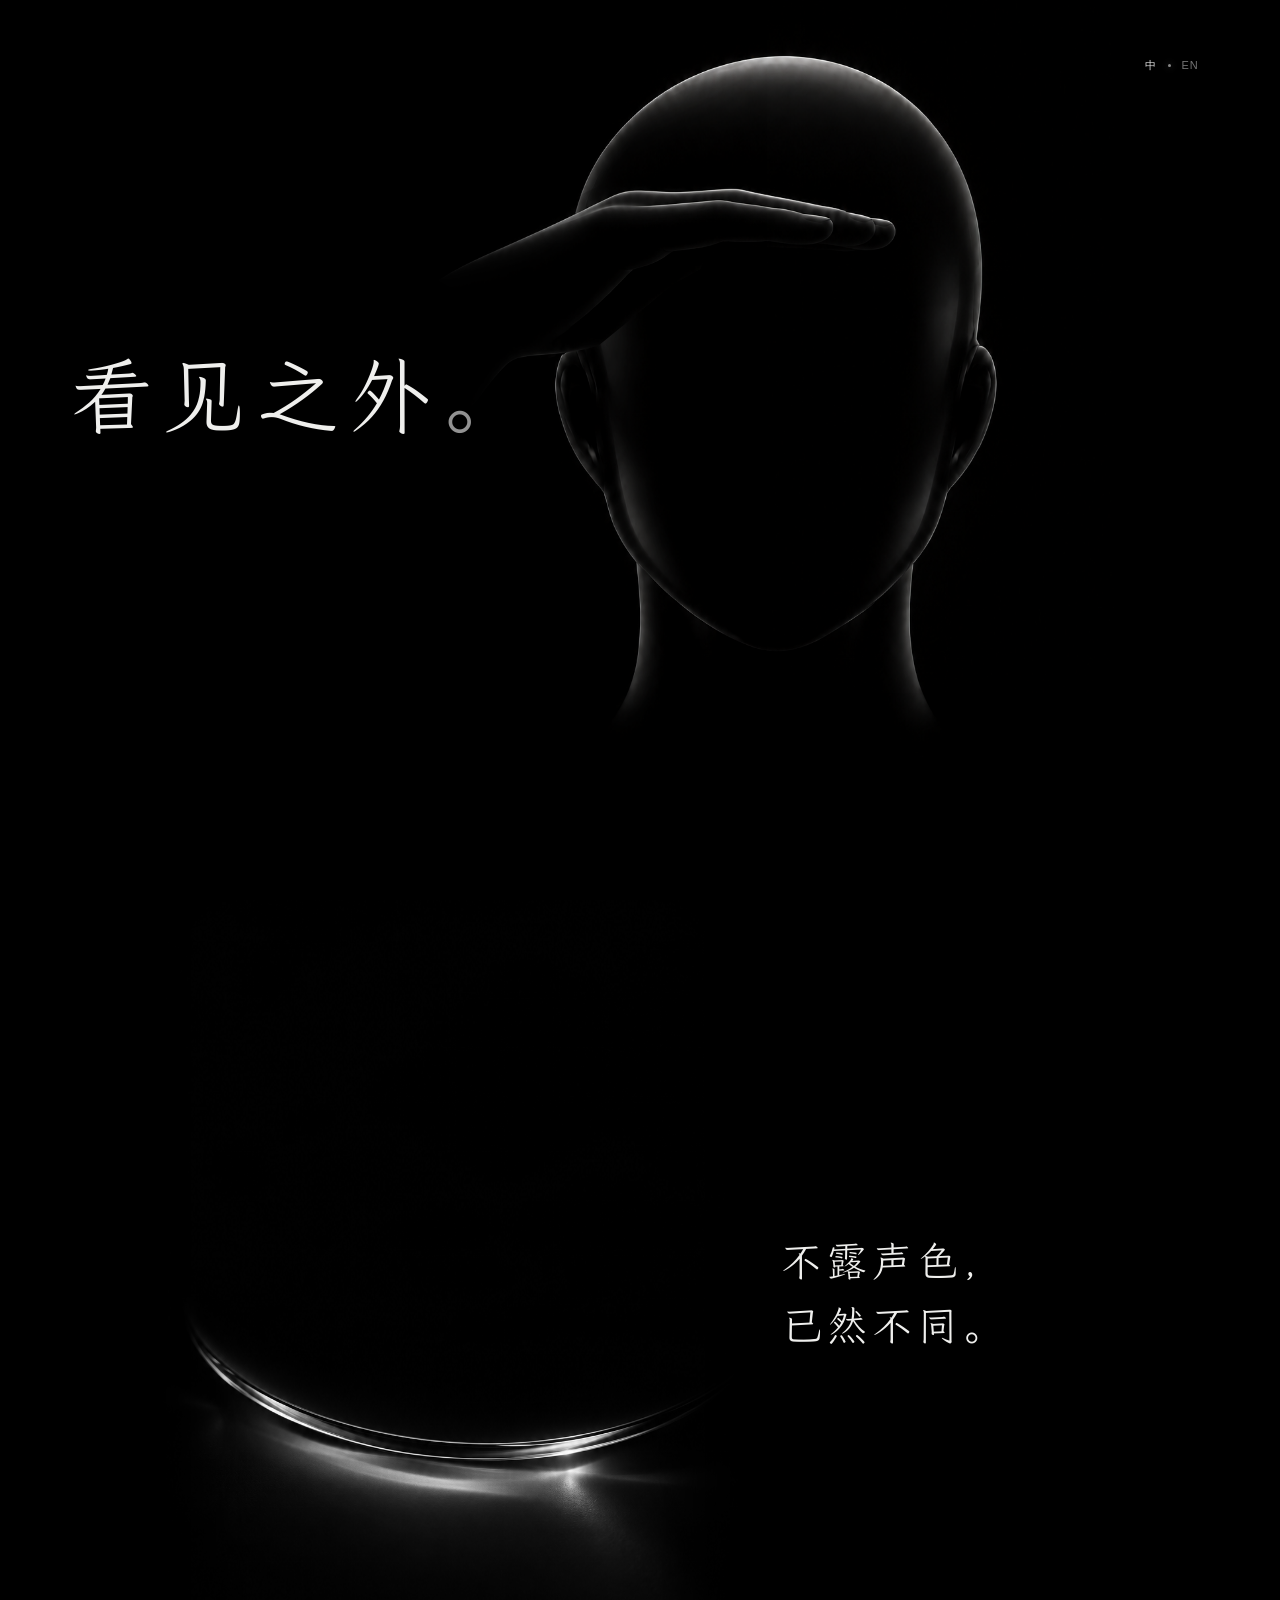
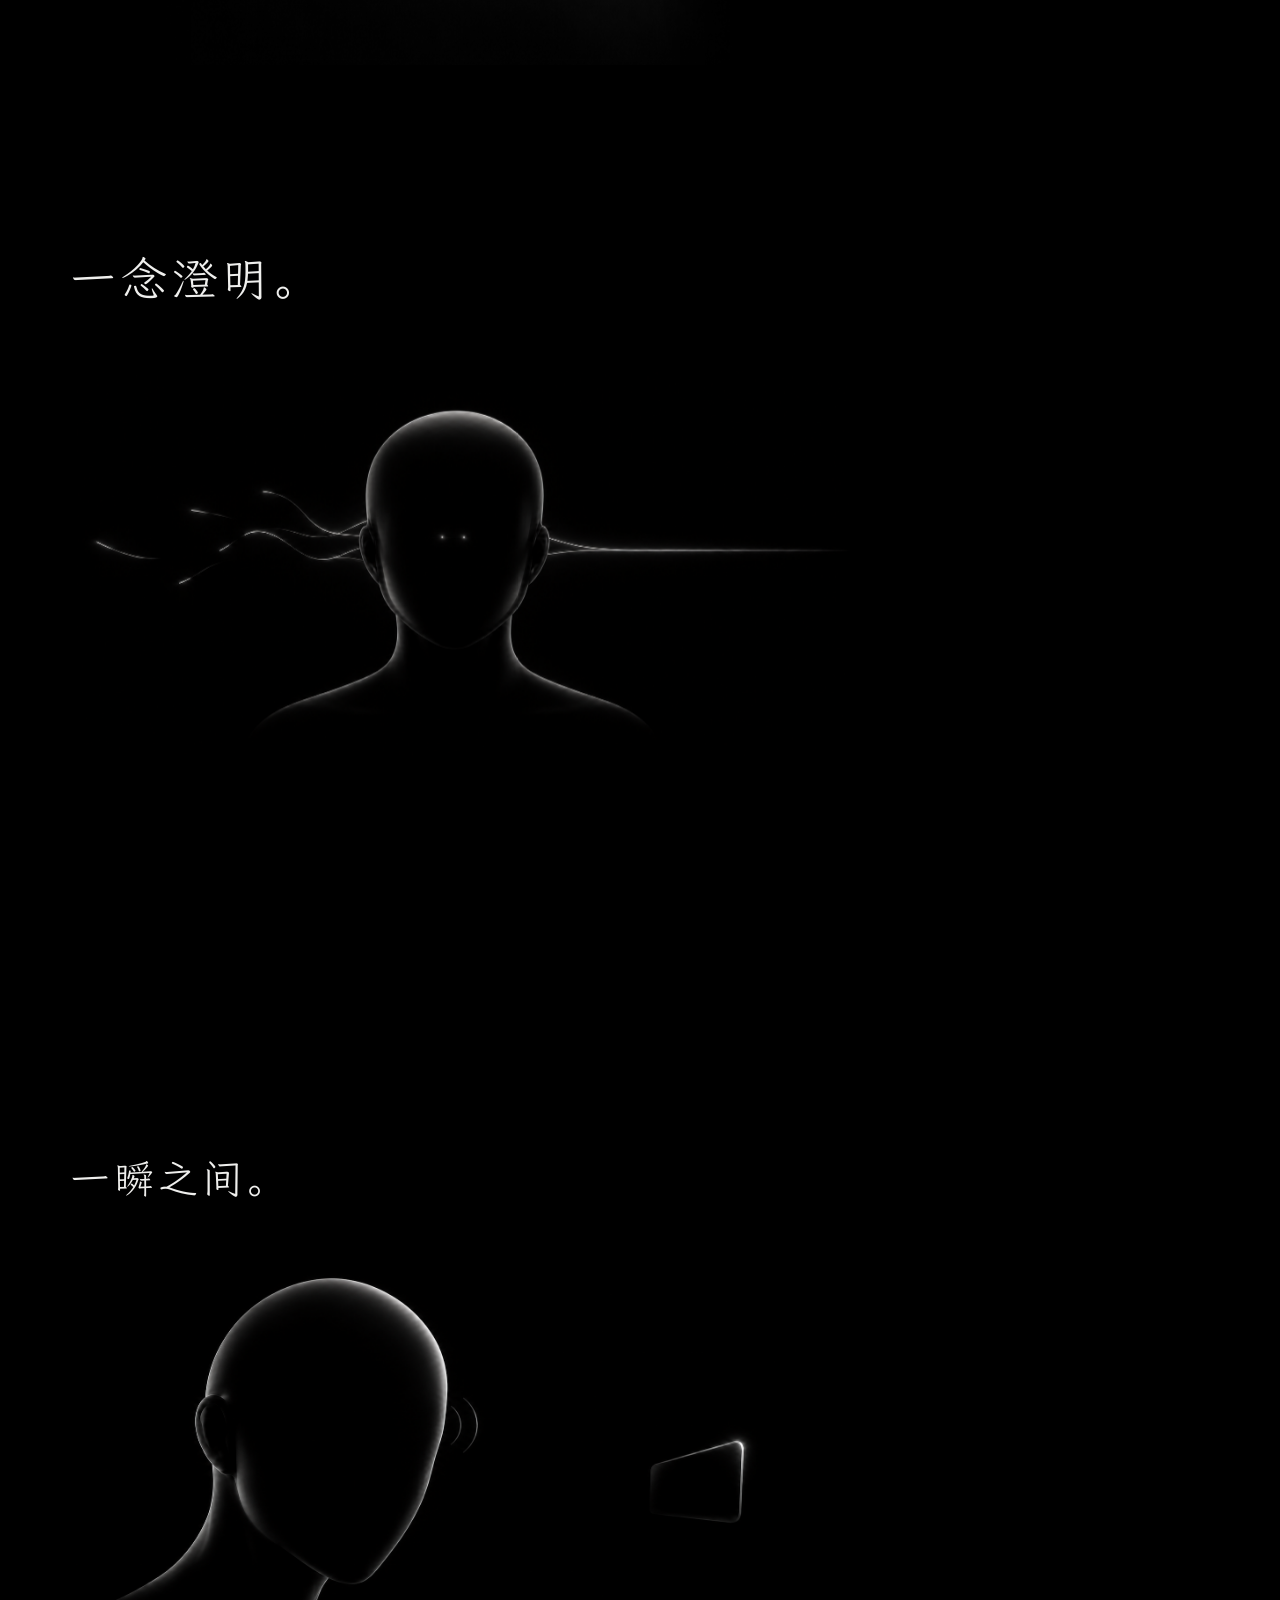
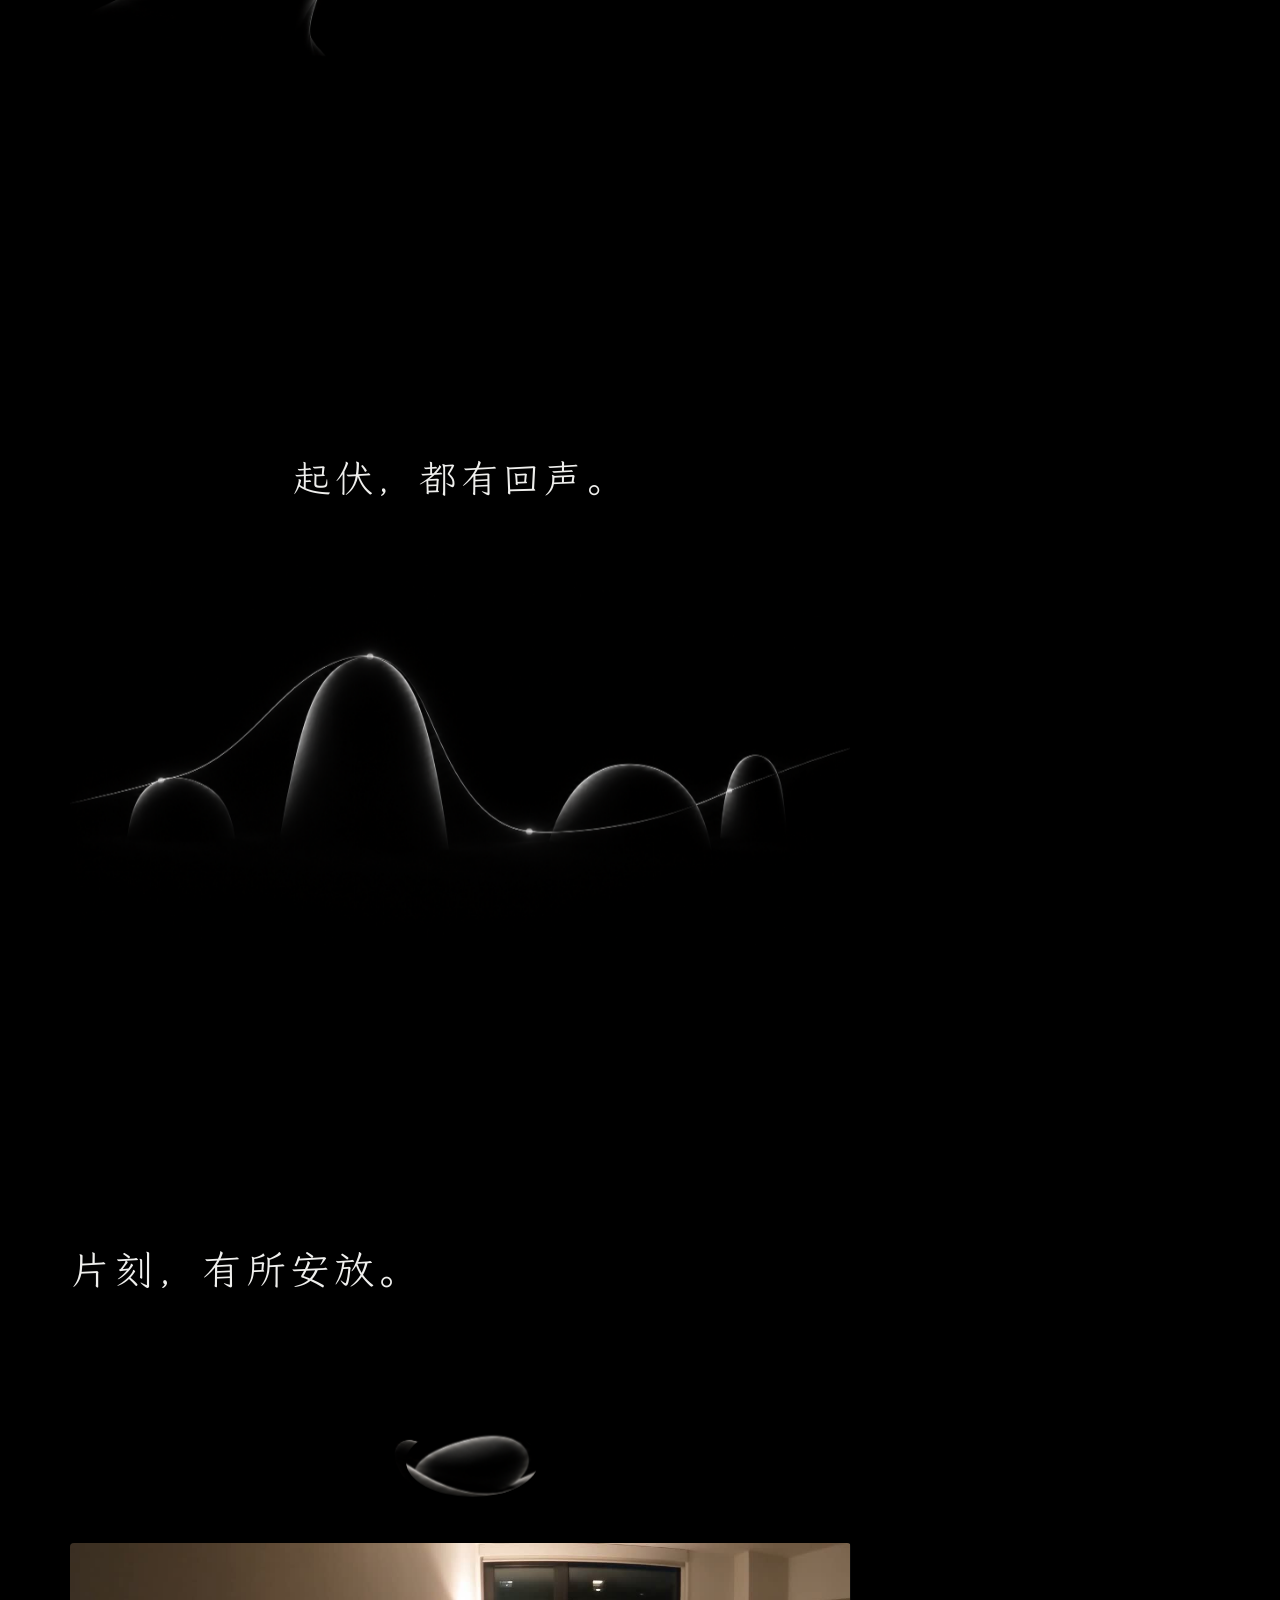
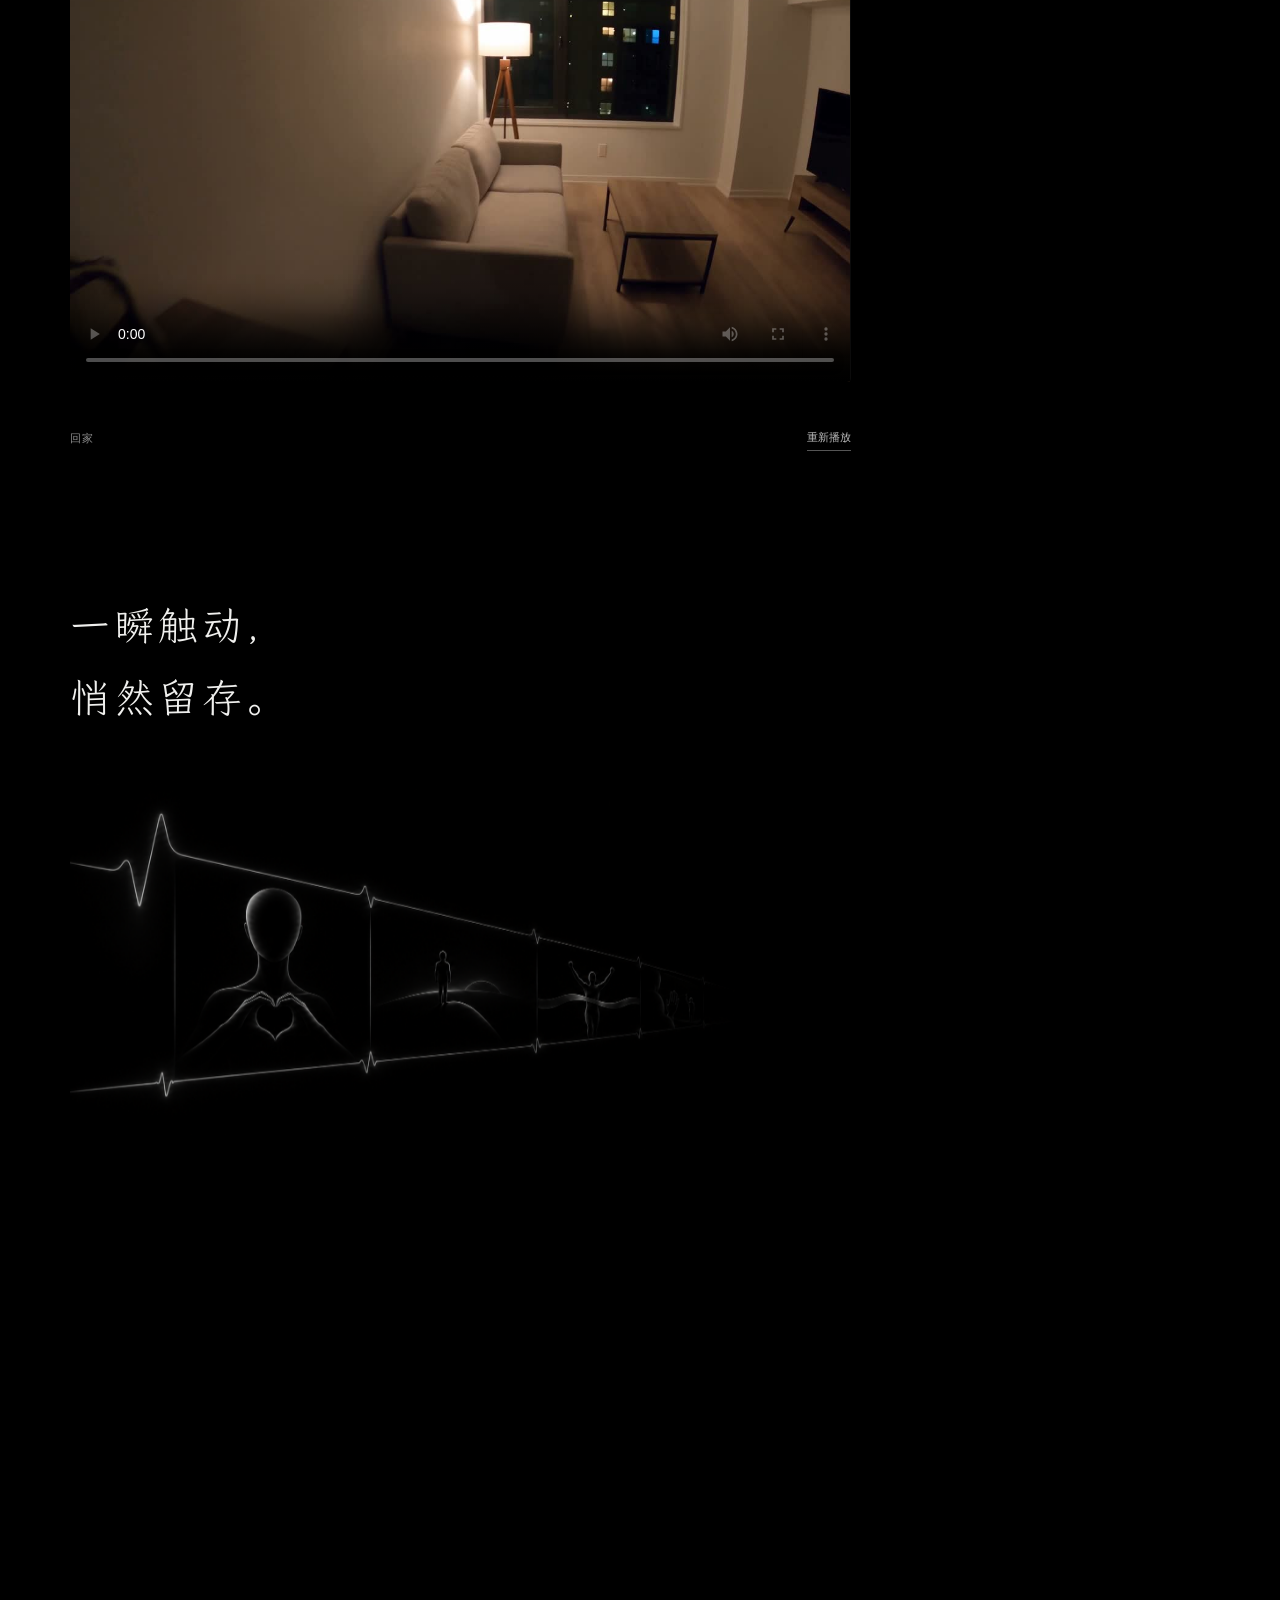
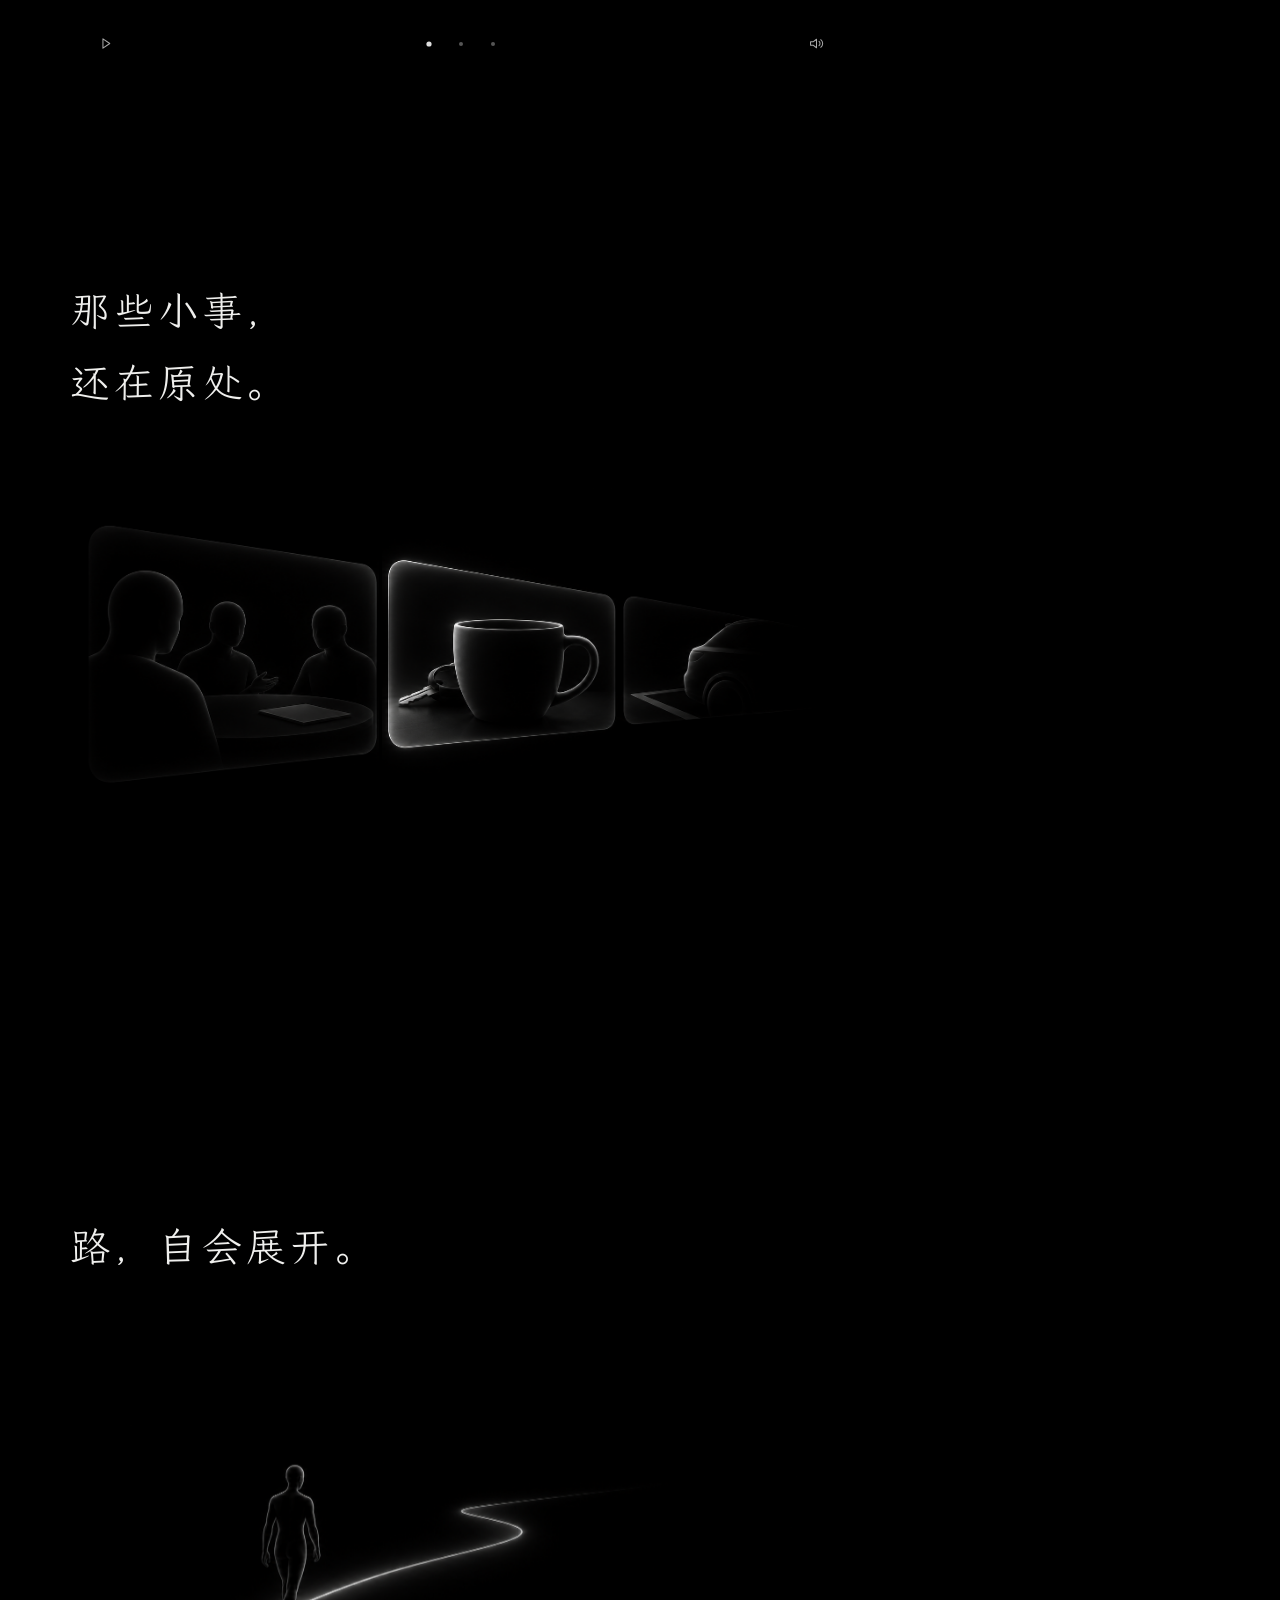
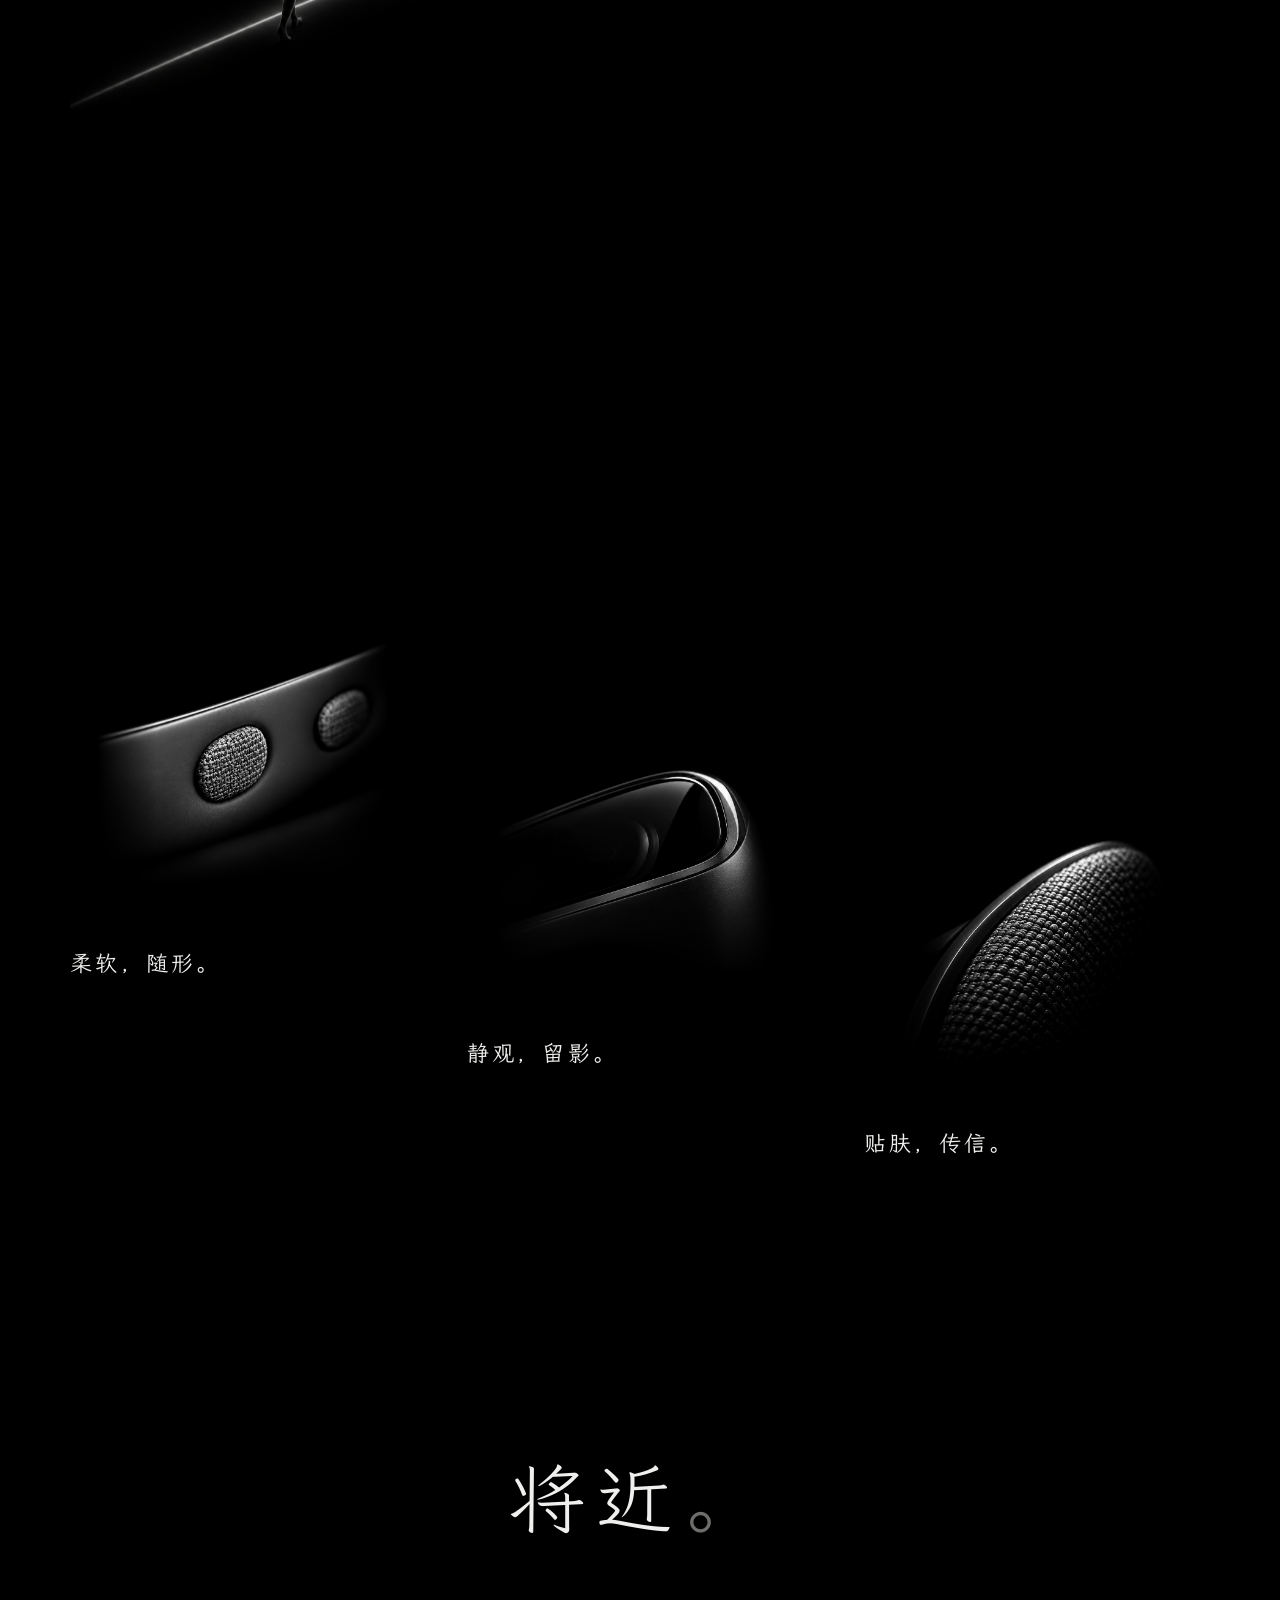
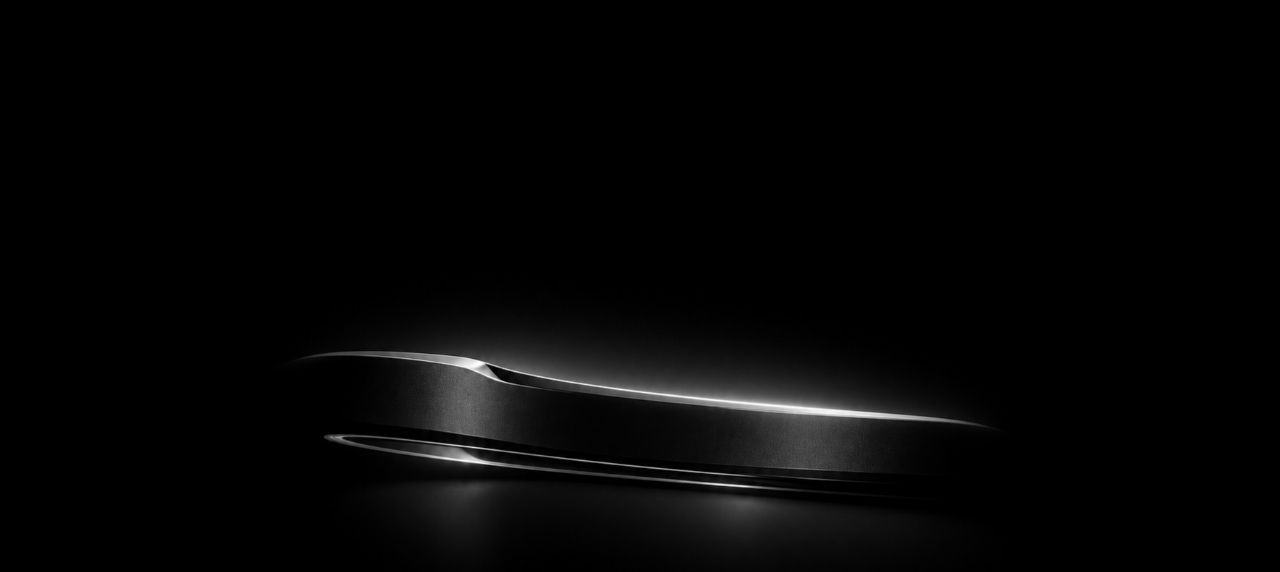
<file: beyond/index.html>
<!doctype html>
<html lang="zh-CN">
<head>
  <meta charset="utf-8">
  <meta name="viewport" content="width=device-width, initial-scale=1">
  <meta name="theme-color" content="#000000">
  <meta name="description" content="看见之外，另有回响。一段尚未完全显形的序章。">
  <title>看见之外 · 序章</title>
  <link rel="icon" href="data:image/svg+xml,%3Csvg xmlns='http://www.w3.org/2000/svg' viewBox='0 0 64 64'%3E%3Crect width='64' height='64' rx='16' fill='black'/%3E%3Cpath d='M15 32h34' stroke='white' stroke-width='2'/%3E%3C/svg%3E">
  <link rel="preload" href="assets/fonts/teaser-kai-light.woff2" as="font" type="font/woff2" crossorigin>
  <link rel="stylesheet" href="styles.css?v=20261103-moments2">
  <link rel="stylesheet" href="language.css?v=20261104-1">
  <script src="language.js?v=20261104-2" defer></script>
  <script src="app.js?v=20261027-depth1" defer></script>
  <script src="moments.js?v=20261103-app1" defer></script>
  <link rel="stylesheet" href="scroll-story.css?v=20261103-app1">
  <script src="scroll-story.js?v=20261104-i18n1" defer></script>
</head>
<body>
  <button class="language-switch" type="button" data-language-switch aria-label="Switch to English"><span class="language-zh" aria-hidden="true">中</span><span class="language-star" aria-hidden="true"></span><span class="language-en" aria-hidden="true">EN</span></button>
  <a class="skip" href="#story">进入序章</a>

  <main>
    <section class="hero" id="opening" aria-labelledby="opening-title">
      <div class="hero-art"><div class="hero-stack"><img class="hero-head" src="assets/01-opening-head.png" width="1024" height="1536" alt="黑暗中，圆润的人像以手遮眉，望向前方" fetchpriority="high"><img class="hero-hand" src="assets/01-opening.png" width="1024" height="1536" alt="" aria-hidden="true"></div></div>
      <div class="hero-shade" aria-hidden="true"></div>
      <div class="hero-copy">
        <h1 id="opening-title" class="intro">看见之外<span class="period">。</span></h1>
      </div>

    </section>

    <section class="afterglow" aria-labelledby="afterglow-title">
      <div class="afterglow-art reveal"><img src="assets/12-afterglow.png" alt="极暗之中，一道光掠过柔和的边缘" width="1024" height="1536" loading="lazy"></div>
      <div class="afterglow-copy reveal">
        <h2 id="afterglow-title">不露声色，<br>已然不同。</h2>
      </div>
    </section>

    <div id="story" class="anchor"></div>
<div class="feature-story"><div class="feature-scenes">
<section class="scene scene-focus feature-beat" data-app-beat="focus" data-app-tab="status" data-app-signal="eeg" aria-labelledby="thread-title">
      <div class="section-copy reveal"><h2 id="thread-title">一念澄明。</h2></div>
      <div class="scene-art reveal"><img src="assets/02-thread.png" width="1792" height="1024" alt="暗色人像两侧的细光，缓缓收束成一线" loading="lazy"></div>
    </section>
<article class="paired-scene feature-beat reveal" data-app-beat="whisper" data-app-tab="status" data-app-signal="eog">
        <div class="paired-art whisper-depth"><img class="whisper-original" src="assets/03-whisper-v2.png" width="1792" height="1024" alt="圆润人像的眼际，一圈极淡的纹路向远处散开" loading="lazy"><img class="whisper-layer whisper-head" src="assets/03-whisper-v2.png" alt="" aria-hidden="true" loading="lazy"><img class="whisper-layer whisper-frame" src="assets/03-whisper-v2.png" alt="" aria-hidden="true" loading="lazy"></div>
        <div class="paired-copy"><h2>一瞬之间。</h2></div>
      </article>
<section class="scene scene-echo feature-beat" data-app-beat="echo" data-app-tab="status" data-app-signal="eeg" aria-labelledby="echo-title">
      <div class="scene-art reveal"><img src="assets/06-echo.png" width="1792" height="1024" alt="微光穿过高低不同的暗色圆润体块" loading="lazy"></div>
      <div class="section-copy reveal"><h2 id="echo-title">起伏，都有回声。</h2></div>
    </section>
<article class="paired-scene scene-rest feature-beat reveal" data-app-beat="rest" data-app-tab="home">
        <div class="paired-art rest-depth rest-symbol"><img src="assets/04-rest-cradle.png" width="1792" height="1024" alt="一枚圆润暗石，安稳落在柔和的弧面中" loading="lazy"><img class="rest-stone" src="assets/04-rest.png" width="1792" height="1024" alt="" aria-hidden="true" loading="lazy"></div>
        <div class="paired-copy"><h2>片刻，有所安放。</h2></div>
      <figure class="home-demo" data-phase="arrival">
  <div class="home-video-shell">
    <video id="home-sofa-video" src="assets/home/sofa.mp4" poster="assets/home/sofa-poster.jpg" playsinline preload="metadata" controls aria-label="第一视角回家后躺下，灯光逐渐变暗的场景演示"></video>
    <button class="home-start" type="button" aria-label="有声播放回家场景" hidden><span aria-hidden="true">▷</span></button>
  </div>
  <figcaption class="home-caption"><span id="home-demo-caption" aria-live="polite">回家</span><button id="home-replay" type="button">重新播放</button></figcaption>
</figure></article>
<section class="scene scene-moments feature-beat" data-app-beat="moments" data-app-tab="memory" data-memory-view="people" aria-labelledby="moments-title">
      <div class="section-copy reveal"><h2 id="moments-title">一瞬触动，<br>悄然留存。</h2></div>
      <div class="scene-art reveal"><img src="assets/05-moments.png" width="1792" height="1024" alt="比心、远望、冲线与挥别的抽象片段，向右侧的黑暗延伸" loading="lazy"></div>
      <div class="moments-carousel" aria-label="值得留存的三个瞬间" role="region">
        <div class="moments-window">
          <div class="moments-track">
            <div class="moments-slide"><video src="assets/moments/confession.mp4" aria-label="表白的时刻" playsinline preload="none" controls></video></div>
            <div class="moments-slide"><video src="assets/moments/homecoming.mp4" aria-label="宠物迎接你回家" playsinline preload="none" controls></video></div>
            <div class="moments-slide"><video src="assets/moments/summit.mp4" aria-label="登顶后的云海" playsinline preload="none" controls></video></div>
          </div>
          <button class="moments-start" type="button" aria-label="播放视频" hidden><svg viewBox="0 0 20 20" aria-hidden="true"><path d="M7 4.5 15 10l-8 5.5z"/></svg></button>
        </div>
        <div class="moments-controls" hidden>
          <button class="moments-play" type="button" aria-label="播放视频" aria-pressed="false"><svg class="icon-play" viewBox="0 0 20 20" aria-hidden="true"><path d="M7 4.5 15 10l-8 5.5z"/></svg><svg class="icon-pause" viewBox="0 0 20 20" aria-hidden="true"><path d="M7 5v10M13 5v10"/></svg></button>
          <div class="moments-dots" aria-label="选择视频"><button type="button" aria-label="表白的时刻" aria-current="true"></button><button type="button" aria-label="宠物迎接你回家"></button><button type="button" aria-label="登顶后的云海"></button></div>
          <button class="moments-sound" type="button" aria-label="关闭声音" aria-pressed="true"><svg class="icon-muted" viewBox="0 0 20 20" aria-hidden="true"><path d="M3 8h3l4-3v10l-4-3H3zM13 8l4 4m0-4-4 4"/></svg><svg class="icon-sound" viewBox="0 0 20 20" aria-hidden="true"><path d="M3 8h3l4-3v10l-4-3H3zM13 7.5c1.5 1.3 1.5 3.7 0 5M15 5.5c3 2.4 3 6.6 0 9"/></svg></button>
        </div>
      </div>
    </section>
<section class="scene scene-traces feature-beat" data-app-beat="traces" data-app-tab="memory" data-memory-view="people" aria-labelledby="traces-title">
      <div class="section-copy reveal"><h2 id="traces-title">那些小事，<br>还在原处。</h2></div>
      <div class="scene-art reveal memory-depth"><img class="memory-original" src="assets/07-traces.png" width="1792" height="1024" alt="几幅日常暗色片段，杯子后的一串钥匙被轻轻照亮" loading="lazy"><img class="memory-layer memory-one" src="assets/07-traces.png" alt="" aria-hidden="true" loading="lazy"><img class="memory-layer memory-two" src="assets/07-traces.png" alt="" aria-hidden="true" loading="lazy"><img class="memory-layer memory-three" src="assets/07-traces.png" alt="" aria-hidden="true" loading="lazy"></div>
    </section>
<section class="scene scene-path feature-beat" data-app-beat="path" data-app-tab="agent" aria-labelledby="path-title">
      <div class="scene-art reveal"><img src="assets/08-path.png" width="1792" height="1024" alt="一个抽象人影沿着柔和光路向前，转角隐入黑暗" loading="lazy"></div>
      <div class="section-copy reveal"><h2 id="path-title">路，自会展开。</h2></div>
    </section>
</div>
<aside class="feature-rail" aria-label="随滚动切换的 App 演示">
  <div class="phone-sticky"><div class="phone-holder" inert aria-hidden="true">
    <div class="phone-device"><div class="phone-screen"><iframe id="story-app" src="phone/app.html?v=20261104-i18n2" title="眼镜 App：今日、家居、记忆与 Agent" loading="eager" allow="autoplay"></iframe></div><div class="phone-island" aria-hidden="true"></div></div>
  </div></div>
</aside>
</div>
    <section class="details" id="details" aria-label="细节">
      <div class="details-grid">
        <figure class="detail detail-touch reveal"><div class="detail-art"><img src="assets/09-touch.png" alt="黑灰色曲面上，一小片细腻织物触面" width="1024" height="1536" loading="lazy"></div><figcaption><h3>柔软，随形。</h3></figcaption></figure>
        <figure class="detail detail-glint reveal"><div class="detail-art"><img src="assets/10-glint.png" alt="黑色玻璃深处，一束光停在极小的圆心" width="1024" height="1536" loading="lazy"></div><figcaption><h3>静观，留影。</h3></figcaption></figure>
        <figure class="detail detail-curve reveal"><div class="detail-art"><img src="assets/11-curve.png" alt="被阴影遮住一半的圆润小曲面，覆着细密织纹" width="1024" height="1536" loading="lazy"></div><figcaption><h3>贴肤，传信。</h3></figcaption></figure>
      </div>
    </section>

    <section class="closing" id="coming" aria-labelledby="closing-title">
      <div class="closing-copy reveal"><h2 id="closing-title">将近<span>。</span></h2></div>
      <div class="closing-art reveal"><img src="assets/13-horizon-v2.png" width="1024" height="1536" alt="一道极薄的光，横在尚未显形的轮廓之上" loading="lazy"></div>
    </section>
  </main>
</body>
</html>
</file>
<file: beyond/styles.css>
@charset "UTF-8";
:root{color-scheme:dark;--paper:#efefed;--muted:#858584;--dim:#454544;--edge:#202020;--side:clamp(24px,5.5vw,112px)}
*{box-sizing:border-box}html{scroll-behavior:smooth;scroll-padding-top:88px}body{margin:0;background:#000;color:var(--paper);font-family:-apple-system,BlinkMacSystemFont,"Helvetica Neue","PingFang SC","Microsoft YaHei",sans-serif;-webkit-font-smoothing:antialiased}body,h1,h2,h3,p,figure{margin:0}a{color:inherit;text-decoration:none}button,a{-webkit-tap-highlight-color:transparent}a:focus-visible{outline:1px solid #ddd;outline-offset:8px}img{display:block;width:100%;height:100%;object-fit:contain}h1,h2,h3{font-weight:400}p{color:var(--muted);font-size:14px;line-height:1.9;letter-spacing:.08em}h2{font-size:clamp(28px,3.4vw,56px);line-height:1.55;letter-spacing:.08em}.skip{position:fixed;z-index:100;top:10px;left:20px;background:#ddd;color:#000;padding:10px 20px;transform:translateY(-160%)}.skip:focus{transform:none}.reading-progress{position:fixed;top:0;left:0;right:0;height:1px;z-index:50;pointer-events:none}.reading-progress span{display:block;width:100%;height:100%;background:#aaa;transform:scaleX(0);transform-origin:left}.site-header{height:88px;padding:0 var(--side);display:flex;align-items:center;justify-content:space-between;position:fixed;top:0;left:0;right:0;z-index:40;background:none;text-shadow:0 1px 12px #000;border:0}.site-header.scrolled{background:none}.wordmark{display:flex;align-items:center;gap:12px;font-size:14px;letter-spacing:.18em}.mark{display:block;width:25px;height:13px;border-top:1px solid #bebebe;transform:translateY(6px)}.wordmark-dot{margin-left:0;color:#747474}nav{display:flex;gap:38px;align-items:center}nav a{font-size:12px;color:#939392;letter-spacing:.15em;position:relative;padding:12px 0;transition:color .4s}nav a:hover,nav a[aria-current]{color:#fff}.nav-dot{display:inline-block;width:3px;height:3px;background:#999;border-radius:50%;vertical-align:middle;margin-left:8px}.hero{height:100svh;min-height:680px;max-height:1250px;position:relative;overflow:hidden}.hero-art{position:absolute;right:5%;top:0;width:min(69vw,960px);height:113%;transform-origin:50% 35%}.hero-art img{object-position:center top}.hero-shade{position:absolute;inset:0;background:linear-gradient(90deg,#000 0%,#000a 24%,transparent 60%),linear-gradient(0deg,#000,transparent 23%)}.hero-copy{position:absolute;left:var(--side);top:35%;z-index:2}.eyebrow{font-size:11px;line-height:1.8;letter-spacing:.3em;color:#828281}.hero h1{font-size:clamp(52px,6.5vw,104px);line-height:1.6;letter-spacing:.08em;margin:17px 0 22px}.hero .period{color:#929292}.hero-sub{font-size:16px;line-height:2;letter-spacing:.2em;color:#a5a5a2}.scroll-cue{position:absolute;left:var(--side);bottom:48px;display:flex;align-items:center;gap:29px;font-size:10px;letter-spacing:.18em;color:#81817f}.scroll-cue i{font-size:18px;font-style:normal}.hero-note{position:absolute;right:var(--side);bottom:49px;font-size:10px;letter-spacing:.22em;color:#525251}.afterglow{min-height:700px;height:85svh;max-height:980px;display:flex;position:relative;align-items:center;overflow:hidden}.afterglow-art{position:absolute;left:4%;width:62%;height:120%;filter:grayscale(1)}.afterglow-art img{object-fit:contain}.afterglow-copy{position:relative;margin-left:61%;padding-right:var(--side);z-index:1}.afterglow-copy h2{font-size:clamp(30px,3.2vw,50px);margin-top:24px}.anchor{scroll-margin-top:30px}.scene{position:relative;padding:90px var(--side) 65px;overflow:hidden}.section-copy{position:relative;z-index:2}.section-copy h2{margin:18px 0 17px}.chapter-no{color:#626260;font-size:10px;letter-spacing:.24em}.scene-art{width:100%;max-width:1600px;margin:0 auto;aspect-ratio:1.75}.scene-focus{text-align:center;padding-top:110px}.scene-focus .scene-art{margin-top:-20px}.scene-focus .section-copy h2{font-size:clamp(30px,3.6vw,58px)}.paired{display:grid;grid-template-columns:1fr 1fr;gap:1px;background:#000;margin:75px var(--side) 40px;border:0}.paired-scene{background:#000;min-width:0;padding-bottom:45px}.paired-art{width:100%;aspect-ratio:1.35}.paired-art img{object-fit:contain}.paired-copy{padding:12px 8% 0;position:relative}.paired-copy h2{font-size:clamp(23px,2.2vw,36px);margin-bottom:12px}.small-index{position:absolute;right:8%;top:25px;font-size:9px;color:#5d5d5b;letter-spacing:.16em}.paired-copy p{font-size:12px}.scene-moments{padding-top:170px}.scene-moments .scene-art{margin-top:-20px}.scene-echo{display:grid;grid-template-columns:1.4fr 1fr;align-items:center;padding-top:40px;padding-bottom:110px;column-gap:5vw}.scene-echo .scene-art{aspect-ratio:1.1;min-width:0}.scene-echo .section-copy h2{font-size:clamp(28px,3vw,48px)}.scene-traces{padding-top:110px}.scene-traces .scene-art{margin-top:0}.scene-path{padding-top:30px;padding-bottom:150px}.scene-path .section-copy{margin-top:-50px;margin-left:8%}.scene-path .scene-art{aspect-ratio:1.9}.details{padding:120px var(--side) 150px;border:0;scroll-margin-top:70px}.details-heading{text-align:center}.details-heading h2{margin:24px 0 20px}.details-heading>p:last-child{font-size:13px}.details-grid{display:grid;grid-template-columns:repeat(3,minmax(0,1fr));gap:4vw;margin-top:80px}.detail:nth-child(2){padding-top:90px}.detail:nth-child(3){padding-top:180px}.detail-art{aspect-ratio:1/1.36;overflow:hidden}.detail-art img{filter:grayscale(1)}figcaption{padding-top:28px;border:0;position:relative}figcaption>span{position:absolute;right:0;top:33px;font-size:11px;color:#555}figcaption h3{font-size:22px;letter-spacing:.12em;margin-bottom:10px}figcaption p{font-size:11px}.closing{position:relative;height:95svh;min-height:760px;max-height:1200px;overflow:hidden;text-align:center;scroll-margin-top:0}.closing-copy{position:relative;z-index:2;padding-top:110px}.closing-copy h2{font-size:clamp(64px,8vw,120px);line-height:1.4;margin:20px 0}.closing-copy h2 span{color:#6d6d6b}.closing-copy>p:last-child{font-size:13px}.closing-art{position:absolute;left:15%;width:70%;height:130%;top:5%;pointer-events:none}.closing-art img{object-position:center center}.replay{position:absolute;bottom:55px;left:50%;transform:translateX(-50%);display:flex;align-items:center;gap:50px;font-size:11px;letter-spacing:.2em;color:#989895;padding:14px 0;border:0;z-index:3}.replay span{font-size:17px}footer{margin:0 var(--side);border:0;padding:32px 0;display:flex;align-items:center;justify-content:space-between;color:#666;font-size:11px;letter-spacing:.13em}footer p{font-size:10px;color:#4e4e4c}footer>a:first-child span{padding-left:10px}footer>a:last-child{font-size:17px;padding:0 10px}
@media(prefers-reduced-motion:no-preference){.js .reveal{opacity:0;transform:translateY(24px);transition:opacity 1.2s ease,transform 1.2s cubic-bezier(.2,.65,.3,1)}.js .reveal.visible{opacity:1;transform:translateY(0)}.js .hero-art{animation:arrive 2.8s cubic-bezier(.2,.5,.3,1) both}.js .intro{animation:emerge 1.6s .2s both}.js h1.intro{animation-delay:.35s}.js .hero-sub.intro{animation-delay:.6s}@keyframes arrive{from{opacity:0;transform:scale(1.035)}to{opacity:1;transform:scale(1)}}@keyframes emerge{from{opacity:0;transform:translateY(15px)}to{opacity:1;transform:translateY(0)}}}
@media(min-width:1800px){main{max-width:2200px;margin:auto}.hero-art{right:12%}}
@media(max-width:900px){.site-header{height:76px}nav{gap:24px}.hero-art{right:-12%;width:87%;height:110%;top:5%}.hero-shade{background:linear-gradient(90deg,#000a,transparent 75%),linear-gradient(0deg,#000,transparent 35%)}.hero-copy{top:34%}.hero h1{font-size:64px}.hero .eyebrow{font-size:10px}.afterglow{min-height:580px;height:75svh}.afterglow-art{width:75%;left:-13%}.afterglow-copy{margin-left:56%;padding-right:20px}.scene{padding:70px var(--side)}.paired{margin-top:40px}.paired-copy h2{font-size:23px}.small-index{position:static;display:block;margin-bottom:18px}.paired-copy{padding-top:0}.scene-moments{padding-top:120px}.scene-echo{grid-template-columns:1.2fr 1fr;gap:3vw}.scene-echo .scene-art{aspect-ratio:1}.scene-echo .section-copy h2{font-size:28px}.scene-path .section-copy{margin-top:0}.details{padding-top:100px}.details-grid{gap:3vw}.detail:nth-child(2){padding-top:50px}.detail:nth-child(3){padding-top:100px}figcaption h3{font-size:18px}figcaption>span{top:32px}.closing{min-height:700px}.closing-art{width:100%;left:0;top:10%}}
@media(max-width:600px){:root{--side:25px}html{scroll-padding-top:75px}.site-header{height:70px}.wordmark{font-size:12px;gap:8px;letter-spacing:.1em}.mark{width:17px}nav{gap:20px}nav a{font-size:10px;letter-spacing:.08em}.nav-dot{display:none}.hero{min-height:720px;max-height:1050px}.hero-art{right:-8%;top:10%;height:85%;width:115%;}.hero-art img{object-fit:contain;object-position:center top}.hero-shade{background:linear-gradient(0deg,#000 4%,#000c 25%,transparent 70%)}.hero-copy{top:auto;bottom:16%;left:var(--side)}.hero h1{font-size:48px;margin:12px 0 16px;letter-spacing:.07em}.hero-sub{font-size:12px;line-height:1.9}.hero-sub br{display:none}.hero .eyebrow{font-size:9px;color:#91918f}.scroll-cue{bottom:30px;font-size:9px;gap:24px}.hero-note{bottom:31px;font-size:9px}.afterglow{height:590px;min-height:0;align-items:flex-end;padding-bottom:70px}.afterglow-art{left:-15%;top:-50px;width:100%;height:590px}.afterglow-copy{margin-left:44%;padding-right:15px}.afterglow-copy h2{font-size:27px;line-height:1.8;margin-top:15px}.afterglow-copy .eyebrow{font-size:9px;letter-spacing:.15em}.scene{padding:70px 0 45px}.section-copy{padding:0 var(--side)}.section-copy h2{font-size:30px;line-height:1.7;margin:15px 0}.section-copy p{font-size:11px;letter-spacing:.04em}.chapter-no{font-size:9px}.scene-art{width:120%;margin-left:-10%;aspect-ratio:1.6}.scene-focus{padding-top:90px}.scene-focus .scene-art{margin-top:35px;margin-left:-10%}.scene-focus .section-copy h2{font-size:29px}.paired{grid-template-columns:1fr;margin:30px var(--side) 0;background:transparent;border:0;gap:35px}.paired-scene{padding-bottom:35px;border:0}.paired-art{aspect-ratio:1.45;width:116%;margin-left:-8%}.paired-copy{padding:10px 0 0}.paired-copy h2{font-size:26px;letter-spacing:.07em}.paired-copy p{font-size:11px}.small-index{position:absolute;right:0;top:23px;font-size:9px}.scene-moments{padding-top:110px}.scene-moments .scene-art{margin-top:20px;width:142%;margin-left:-21%;aspect-ratio:1.7}.scene-echo{display:flex;flex-direction:column;padding-top:20px;padding-bottom:65px;gap:0}.scene-echo .scene-art{aspect-ratio:1.5;order:1}.scene-echo .section-copy{order:0;width:100%;margin-top:40px}.scene-echo .section-copy h2{font-size:29px}.scene-traces{padding-top:60px}.scene-traces .scene-art{width:138%;margin-left:-19%;margin-top:25px;aspect-ratio:1.6}.scene-path{display:flex;flex-direction:column;padding-bottom:90px}.scene-path .section-copy{order:0;margin:0;width:100%}.scene-path .scene-art{order:1;margin-top:20px;width:130%;margin-left:-15%;aspect-ratio:1.65}.details{padding-top:85px;padding-bottom:80px}.details-heading{text-align:left}.details-heading h2{font-size:28px;letter-spacing:.05em;margin:18px 0}.details-heading>p:last-child{font-size:11px;letter-spacing:.04em}.details-grid{grid-template-columns:1fr;gap:55px;margin-top:35px}.detail:nth-child(n){padding:0}.detail-art{aspect-ratio:1.2}.detail-art img{object-fit:contain}figcaption{padding-top:24px}figcaption h3{font-size:22px}figcaption p{font-size:11px}figcaption>span{top:29px}.closing{height:720px;min-height:0}.closing-copy{padding-top:80px}.closing-copy h2{font-size:76px;margin-top:24px}.closing-copy>p:last-child{font-size:11px;letter-spacing:.04em}.closing-art{top:12%;width:140%;left:-20%;height:115%}.replay{bottom:52px;font-size:10px}footer{padding:26px 0}footer p{font-size:9px;letter-spacing:.05em}footer>a:first-child{font-size:10px}}
@media(prefers-reduced-motion:reduce){html{scroll-behavior:auto}*,*::before,*::after{animation:none!important;transition:none!important}.reveal{opacity:1!important;transform:none!important}}

/* Keep every scene intact on narrow screens. */
@media(max-width:600px){.paired-scene{overflow:hidden}.scene-moments .scene-art,.scene-traces .scene-art{width:100%;margin-left:0;aspect-ratio:1.6}.detail-art{aspect-ratio:.85}}

.closing-art{filter:grayscale(1);mask-image:linear-gradient(90deg,transparent,#000 12%,#000 88%,transparent);-webkit-mask-image:linear-gradient(90deg,transparent,#000 12%,#000 88%,transparent)}

/* Dissolve detail imagery into the black field, keeping the center crisp. */
.detail-art{position:relative}.detail-art::after{content:"";position:absolute;inset:0;pointer-events:none;background:linear-gradient(90deg,#000 0%,#000 8%,transparent 25%,transparent 75%,#000 92%,#000 100%),linear-gradient(0deg,#000 0%,#000 8%,transparent 32%,transparent 84%,#000 100%)}

/* The images flow directly into each other without a section heading. */
.details-grid{margin-top:0}

/* Quiet typography: lighter strokes and room for each character. */
body{font-family:"PingFang SC","Noto Sans CJK SC","Microsoft YaHei",sans-serif}
h1,h2,h3{font-weight:300}
.hero h1{letter-spacing:.12em}
h2{letter-spacing:.11em}
figcaption h3{font-weight:400;letter-spacing:.14em}
.closing-copy h2{font-size:clamp(50px,6vw,88px);letter-spacing:.14em}
@media(max-width:600px){.hero h1{letter-spacing:.1em}.closing-copy h2{font-size:54px}}

/* Quiet, unhurried transitions; imagery responds only while it is being explored. */
@media(prefers-reduced-motion:no-preference){
  .js .reveal{transform:translateY(10px);transition:opacity 1.25s ease,transform 1.25s cubic-bezier(.2,.65,.3,1)}
  .js .scene-art.reveal,.js .afterglow-art.reveal,.js .closing-art.reveal,.js .paired-scene.reveal{transform:none;transition:opacity 1.45s ease}
  .js .reveal.visible{opacity:1;transform:none}
  .js .section-copy.reveal,.js .afterglow-copy.reveal{transition-delay:.12s}
  .js .hero-art img,.js .detail-art img{transform:translate3d(var(--drift-x,0px),var(--drift-y,0px),0);transition:transform .65s cubic-bezier(.2,.65,.3,1)}
}

/* WenKai GB display type, locally hosted. The web subset is named Teaser Kai. */
@font-face{font-family:"Teaser Kai";src:url("assets/fonts/teaser-kai-light.woff2") format("woff2");font-style:normal;font-weight:300;font-display:swap}
@font-face{font-family:"Teaser Kai";src:url("assets/fonts/teaser-kai-regular.woff2") format("woff2");font-style:normal;font-weight:400;font-display:swap}
body{font-family:"Teaser Kai","Songti SC","Noto Serif CJK SC","SimSun",serif}
h1,h2,h3{font-weight:300}
figcaption h3{font-weight:400}

/* Subtle depth follows the visitor throughout the story. */
@media(prefers-reduced-motion:no-preference){
  .js .motion-image{transform:translate3d(var(--drift-x,0px),calc(var(--drift-y,0px) + var(--scroll-y,0px)),0);transition:transform .8s cubic-bezier(.2,.65,.3,1),filter .8s ease;will-change:transform}
  .js .motion-active .motion-image{filter:brightness(1.15)}
  .js .detail.motion-active .motion-image{filter:grayscale(1) brightness(1.15)}
  .paired-copy h2,figcaption h3{transition:color .7s ease,transform .7s cubic-bezier(.2,.65,.3,1)}
  .motion-active .paired-copy h2,.motion-active figcaption h3{color:#fff;transform:translateY(-3px)}
}

/* Independent planes keep the silhouettes intact while adding depth. */
.hero-art{container-type:size}
.hero-stack{position:absolute;top:0;left:50%;width:min(100%,66.6667cqh);aspect-ratio:2/3;transform:translateX(-50%)}
.hero-stack img{position:absolute;inset:0;width:100%;height:100%;object-fit:fill}
.hero-stack .hero-hand{clip-path:polygon(0 26%,25% 18%,45% 18%,69% 21%,70% 25%,43% 25%,35% 28%,24% 34%,12% 36%,0 43%);mask-image:linear-gradient(90deg,transparent 0%,#000 19%,#000 100%);-webkit-mask-image:linear-gradient(90deg,transparent 0%,#000 19%,#000 100%)}
.rest-depth{position:relative}
.rest-depth .rest-stone{position:absolute;left:0;top:50%;width:100%;height:auto;transform:translateY(-50%);clip-path:ellipse(8.5% 9% at 51.5% 57%);pointer-events:none}
.memory-depth{position:relative}
.memory-layer{display:none;position:absolute;inset:0;width:100%;height:100%;pointer-events:none}
.js .memory-original,.js .whisper-original{opacity:0}
.js .memory-layer{display:block}
.memory-one{clip-path:inset(0 60.5% 0 0)}
.memory-two{clip-path:inset(0 30% 0 40%)}
.memory-three{clip-path:inset(0 0 0 70%)}
@media(prefers-reduced-motion:no-preference){
  .js .hero-stack .hero-hand{transform:translate3d(calc(var(--layer-x,0px) * 1.8),calc(var(--layer-y,0px) * 1.8 + var(--layer-scroll,0px) * .7),0);transition:transform .8s cubic-bezier(.2,.65,.3,1)}
  .rest-depth .rest-stone{transform:translate3d(calc(var(--layer-x,0px) * 1.4),calc(-50% + var(--layer-y,0px) * 1.4 + var(--layer-scroll,0px) * .8),0);transition:transform .8s cubic-bezier(.2,.65,.3,1)}
  .memory-layer{transition:transform .8s cubic-bezier(.2,.65,.3,1)}
  .memory-one{transform:translate3d(calc(var(--layer-x,0px) * -.7),calc(var(--layer-y,0px) * -.5 + var(--layer-scroll,0px) * .5),0)}
  .memory-two{transform:translate3d(calc(var(--layer-x,0px) * .6),calc(var(--layer-y,0px) * .6 + var(--layer-scroll,0px)),0)}
  .memory-three{transform:translate3d(calc(var(--layer-x,0px) * 1.3),calc(var(--layer-y,0px) * 1.1 + var(--layer-scroll,0px) * 1.3),0)}
}

.whisper-depth{position:relative}
.whisper-layer{display:none;position:absolute;inset:0;width:100%;height:100%;pointer-events:none;object-fit:contain}
.js .whisper-layer{display:block}
.whisper-head{clip-path:inset(0 43% 0 0)}
.whisper-frame{clip-path:inset(0 0 0 57%)}
@media(prefers-reduced-motion:no-preference){
  .whisper-layer{transition:transform .8s cubic-bezier(.2,.65,.3,1)}
  .whisper-head{transform:translate3d(calc(var(--layer-x,0px) * .8),calc(var(--layer-y,0px) * .8 + var(--layer-scroll,0px)),0)}
  .whisper-frame{transform:translate3d(calc(var(--layer-x,0px) * -1.1),calc(var(--layer-y,0px) * -.8 + var(--layer-scroll,0px) * .6),0)}
}

/* Fade the actual image edges into the black page at every aspect ratio. */
.afterglow-art{display:flex;align-items:center;justify-content:center;container-type:size}
.afterglow-art img{width:min(100%,66.6667cqh);height:auto;mask-image:linear-gradient(90deg,transparent 0%,#000 16%,#000 84%,transparent 100%);-webkit-mask-image:linear-gradient(90deg,transparent 0%,#000 16%,#000 84%,transparent 100%)}
@supports (mask-composite:intersect){
  .afterglow-art img{mask-image:linear-gradient(90deg,transparent 0%,#000 16%,#000 84%,transparent 100%),linear-gradient(0deg,transparent 0%,#000 10%,#000 90%,transparent 100%);mask-composite:intersect;-webkit-mask-image:linear-gradient(90deg,transparent 0%,#000 16%,#000 84%,transparent 100%),linear-gradient(0deg,transparent 0%,#000 10%,#000 90%,transparent 100%);-webkit-mask-composite:source-in}
}
@media(max-width:900px){.afterglow-art{left:0}}

/* A quiet window for the moments: the footage keeps its original color and sound. */
.moments-carousel{width:min(100%,1020px);margin:clamp(-110px,-6vw,-55px) auto 0;position:relative}
.moments-window{position:relative;overflow:hidden;aspect-ratio:16/9;background:#000}
.moments-track{display:flex;width:100%;height:100%;transform:translate3d(0,0,0);transition:transform .8s cubic-bezier(.22,.6,.22,1)}
.moments-slide{flex:0 0 100%;min-width:0;height:100%;background:#000}
.moments-slide video{display:block;width:100%;height:100%;object-fit:contain;background:#000}
.moments-controls[hidden]{display:none}
.moments-controls{display:grid;grid-template-columns:38px 1fr 38px;align-items:center;margin-top:14px;color:#aaa}
.moments-controls button{appearance:none;border:0;background:none;color:inherit;cursor:pointer;padding:0;-webkit-tap-highlight-color:transparent}
.moments-controls button:focus-visible{outline:1px solid #ddd;outline-offset:4px}
.moments-play,.moments-sound{width:38px;height:38px;display:grid;place-items:center;transition:color .3s ease}
.moments-controls button:hover{color:#fff}
.moments-controls svg{width:17px;height:17px;fill:none;stroke:currentColor;stroke-width:1.2;stroke-linecap:round;stroke-linejoin:round}
.moments-play .icon-pause,.moments-sound .icon-sound,.moments-play[aria-pressed="true"] .icon-play,.moments-sound[aria-pressed="true"] .icon-muted{display:none}
.moments-play[aria-pressed="true"] .icon-pause,.moments-sound[aria-pressed="true"] .icon-sound{display:block}
.moments-dots{display:flex;justify-content:center;align-items:center;gap:8px}
.moments-dots button{width:24px;height:32px;display:grid;place-items:center}
.moments-dots button::after{content:"";display:block;width:4px;height:4px;border-radius:50%;background:#555;transition:background .3s,transform .3s}
.moments-dots button[aria-current="true"]::after{background:#ddd;transform:scale(1.3)}
@media(max-width:600px){.moments-carousel{width:100%;margin-top:-42px}.moments-controls{padding:0 var(--side)}}
@media(prefers-reduced-motion:reduce){.moments-track{transition:none}}

.moments-start[hidden]{display:none}
.moments-start{position:absolute;z-index:2;left:50%;top:50%;transform:translate(-50%,-50%);width:56px;height:56px;border:1px solid #ffffff80;border-radius:50%;background:#0009;color:#fff;display:grid;place-items:center;cursor:pointer}
.moments-start:focus-visible{outline:1px solid #fff;outline-offset:5px}
.moments-start svg{width:22px;height:22px;fill:none;stroke:currentColor;stroke-width:1.25;stroke-linejoin:round}
</file>
<file: beyond/language.css>
/* A small, quiet control that stays available as the story moves. */
.language-switch {
  position: fixed;
  top: clamp(20px, 3.4vw, 44px);
  right: clamp(20px, 5.5vw, 112px);
  z-index: 100;
  display: inline-flex;
  align-items: center;
  justify-content: center;
  gap: 11px;
  min-width: 76px;
  min-height: 44px;
  padding: 8px 5px;
  border: 0;
  background: transparent;
  color: #747474;
  cursor: pointer;
  font: 400 11px/1 -apple-system, BlinkMacSystemFont, "Helvetica Neue", "PingFang SC", sans-serif;
  letter-spacing: .08em;
  -webkit-tap-highlight-color: transparent;
}
.language-switch .language-zh,
.language-switch .language-en { transition: color .45s ease, opacity .45s ease; }
.language-switch .language-zh { color: #e1e1e1; }
html[lang="en"] .language-switch .language-zh { color: #747474; }
html[lang="en"] .language-switch .language-en { color: #e1e1e1; }
.language-switch .language-star {
  width: 3px;
  height: 3px;
  flex: none;
  border-radius: 50%;
  background: #898989;
  box-shadow: 0 0 7px #ffffff55;
  transition: background .45s ease, box-shadow .45s ease;
}
.language-switch:hover .language-zh,
.language-switch:hover .language-en { color: #f2f2f2; }
.language-switch:hover .language-star { background: #ddd; box-shadow: 0 0 10px #ffffff88; }
.language-switch:focus-visible { outline: 1px solid #aaa; outline-offset: 3px; }
html[lang="en"] :is(.hero h1, .afterglow-copy h2, .section-copy h2, .paired-copy h2, figcaption h3, .closing-copy h2) {
  font-family: "Teaser Kai", "Georgia", "Times New Roman", serif;
  letter-spacing: .015em;
  line-height: 1.28;
}
html[lang="en"] .hero h1 { font-size: clamp(46px, 6vw, 96px); }
html[lang="en"] .closing-copy h2 { font-size: clamp(64px, 8vw, 120px); }
@media (max-width: 700px) {
  .language-switch { top: 14px; right: 18px; transition: transform .7s cubic-bezier(.2,.7,.2,1); }
  body.story-phone-visible .language-switch { transform: translateY(calc(100vh - 88px - env(safe-area-inset-bottom, 0px))); }
  @supports (height: 100svh) {
    body.story-phone-visible .language-switch { transform: translateY(calc(100svh - 88px - env(safe-area-inset-bottom, 0px))); }
  }
}
@media (max-width: 600px) {
  html[lang="en"] .hero h1 { font-size: clamp(40px, 11vw, 58px); }
  html[lang="en"] .closing-copy h2 { font-size: 54px; }
}
@media (prefers-reduced-motion: reduce) {
  .language-switch, .language-switch * { transition: none; }
}
</file>
<file: beyond/scroll-story.css>
/* One device accompanies the existing visual story. */
.feature-story{position:relative;display:grid;grid-template-columns:minmax(0,1fr) minmax(290px,27%);gap:clamp(24px,4vw,80px);padding:0 var(--side);max-width:1900px;margin:0 auto;isolation:isolate}
.feature-story{overflow-x:clip}
.feature-scenes{min-width:0;grid-column:1;grid-row:1}
.feature-rail{grid-column:2;grid-row:1;min-width:0;position:relative;pointer-events:none}
.phone-sticky{position:sticky;top:0;height:100svh;display:flex;align-items:center;justify-content:center}
.phone-holder{--phone-scale:.82;position:relative;width:calc(390px * var(--phone-scale));height:calc(844px * var(--phone-scale));flex:none;opacity:0;transform:translate3d(0,42px,0);transition:opacity .65s ease,transform .8s cubic-bezier(.2,.7,.2,1);visibility:hidden}
.feature-story.phone-visible .phone-holder{visibility:visible;opacity:1;transform:translate3d(0,0,0);pointer-events:auto}
.phone-device{position:relative;width:390px;height:844px;padding:8px;border:1px solid #656565;border-radius:52px;background:linear-gradient(145deg,#424242,#0b0b0b 18%,#202020 80%,#4d4d4d);box-shadow:0 0 0 3px #0d0d0d,0 18px 65px #0008;transform:scale(var(--phone-scale));transform-origin:left top;isolation:isolate}
.phone-device:before,.phone-device:after{content:"";position:absolute;width:3px;background:#4a4a4a;left:-4px;border-radius:2px;top:160px;height:49px}
.phone-device:after{top:222px;height:49px}
.phone-screen{width:100%;height:100%;overflow:hidden;border-radius:43px;background:#101010;position:relative}
.phone-screen iframe{display:block;width:100%;height:100%;border:0;background:#101010;color-scheme:dark}
.phone-island{position:absolute;left:50%;transform:translateX(-50%);top:13px;width:98px;height:25px;border-radius:20px;background:#030303;z-index:2;pointer-events:none;box-shadow:0 0 0 1px #2228}
.feature-story .feature-beat{min-height:100svh;display:flex;flex-direction:column;justify-content:center;position:relative;padding:70px 0;overflow:visible;text-align:left;scroll-margin-top:30px}
.feature-story .section-copy,.feature-story .paired-copy{padding:0;margin:0;position:relative}
.feature-story h2{font-size:clamp(28px,3.1vw,48px);line-height:1.8;margin:0 0 24px;letter-spacing:.1em}
.feature-story .scene-art,.feature-story .paired-art{width:100%;margin:0;aspect-ratio:1.75;max-width:none}
.feature-story .scene-focus .section-copy{text-align:left}
.feature-story .scene-echo .section-copy{order:0}
.feature-story .scene-echo .scene-art{order:1;aspect-ratio:1.75}
.feature-story .paired-copy{order:-1}
.feature-story .paired-art{margin:0}
.feature-story .scene-path .section-copy{order:0;margin:0}
.feature-story .scene-path .scene-art{order:1;margin:0;aspect-ratio:1.75}
.feature-story .scene-moments{min-height:125svh}
.feature-story .moments-carousel{width:96%;margin:-15px auto 0}
.feature-story .rest-symbol{aspect-ratio:2.8;max-height:210px;margin:0 auto -5px;pointer-events:none}
.home-demo{position:relative;width:100%;margin:8px 0 0}
.home-video-shell{position:relative;background:#0b0b0b;border-radius:4px;overflow:hidden;aspect-ratio:16/9}
.home-video-shell video{display:block;width:100%;height:100%;object-fit:contain}
.home-start[hidden]{display:none}
.home-start{position:absolute;inset:0;display:grid;place-items:center;background:#0002;border:0;color:#fff;cursor:pointer}
.home-start span{display:grid;place-items:center;width:56px;height:56px;border:1px solid #fffa;border-radius:50%;background:#0006;font:24px/1 system-ui}
.home-start:focus-visible{outline:1px solid #fff;outline-offset:-4px}
.home-caption{display:flex;align-items:center;justify-content:space-between;margin-top:15px;gap:15px;font-family:-apple-system,BlinkMacSystemFont,"Segoe UI","PingFang SC",sans-serif;color:#8c8c8c;font-size:11px;letter-spacing:.03em}
.home-caption button{appearance:none;border:0;border-bottom:1px solid #555;background:none;padding:5px 0;color:#bbb;font:inherit;cursor:pointer}
.home-caption button:hover{color:#fff}
.home-caption button:focus-visible{outline:1px solid #fff;outline-offset:5px}
.home-caption>span{position:static;font:inherit;color:inherit;letter-spacing:inherit}
.home-demo[data-phase=settled] .home-caption span{color:#c9c9c9}
.feature-story .reveal{transition-delay:0s}
@media(min-width:1800px){.feature-story{grid-template-columns:minmax(0,1fr) 400px}}
@media(max-width:1050px) and (min-width:701px){.feature-story{gap:22px;padding:0 30px;grid-template-columns:minmax(0,1fr) 280px}.feature-story h2{font-size:30px}.feature-story .feature-beat{min-height:94svh}.home-caption{font-size:10px}}
@media(max-width:700px){
  .feature-story{display:block;padding:0 20px;isolation:isolate}
  .feature-rail{position:absolute;top:0;bottom:0;left:-20px;right:-20px;z-index:5;pointer-events:none}
  .phone-sticky{top:0;height:62svh;min-height:335px;padding-top:12px;align-items:flex-start;background:linear-gradient(#000 0%,#000 88%,transparent 100%)}
  .phone-holder{transition:opacity .5s,transform .6s}
  .feature-story .feature-beat{min-height:112svh;justify-content:flex-start;padding:66svh 0 40px;scroll-margin-top:0}
  .feature-story h2{font-size:25px;line-height:1.65;margin:0 0 15px;letter-spacing:.05em}
  .feature-story .scene-art,.feature-story .paired-art,.feature-story .scene-echo .scene-art,.feature-story .scene-path .scene-art{width:100%;aspect-ratio:1.9;margin:0}
  .feature-story .scene-moments{min-height:136svh}
  .feature-story .moments-carousel{width:100%;margin:-5px auto 0}
  .feature-story .rest-symbol{position:absolute;top:61svh;right:0;width:32%;height:100px;aspect-ratio:1.5;opacity:.6}
  .feature-story .scene-rest h2{max-width:76%;font-size:24px}
  .home-demo{margin-top:0}
  .home-caption{font-size:9px;margin-top:8px}
  .home-start span{width:44px;height:44px;font-size:19px}
}
@media(prefers-reduced-motion:reduce){.phone-holder{transition:none;transform:none}.feature-story.phone-visible .phone-holder{transform:none}}
</file>
